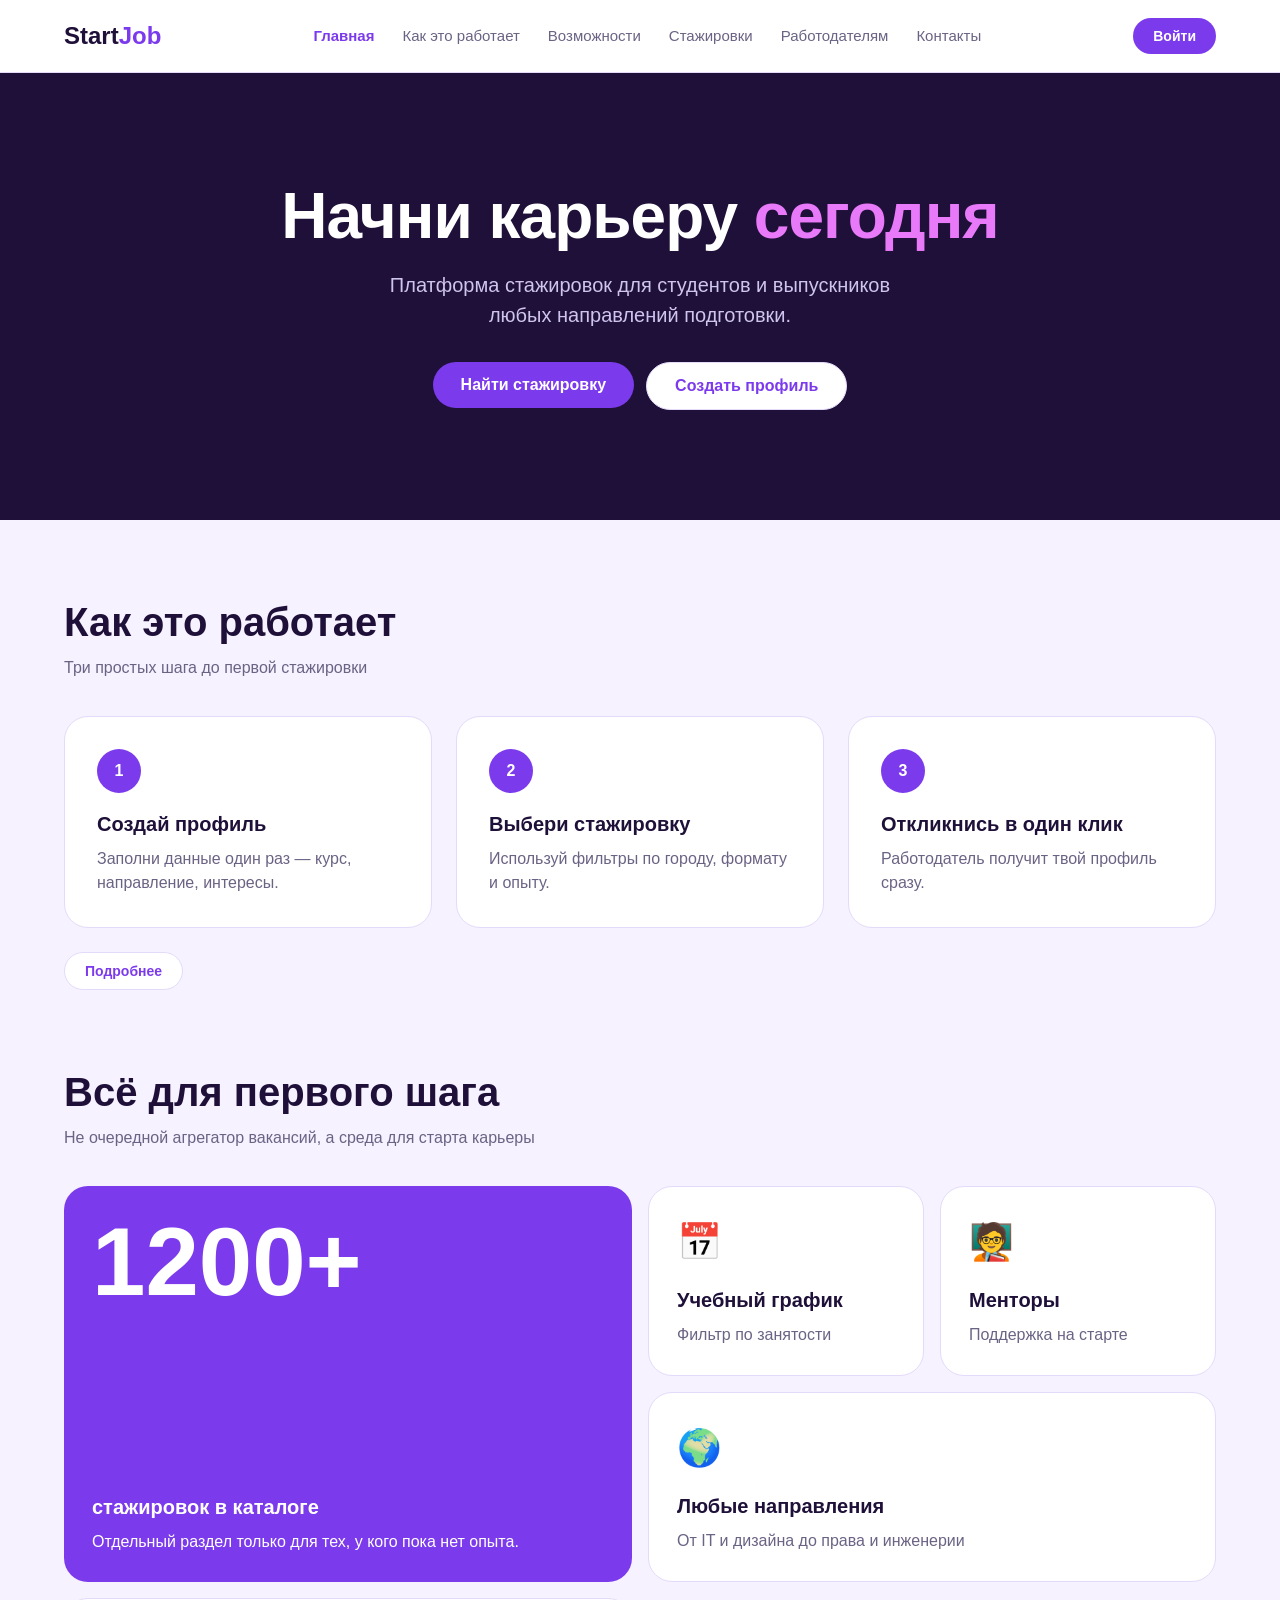
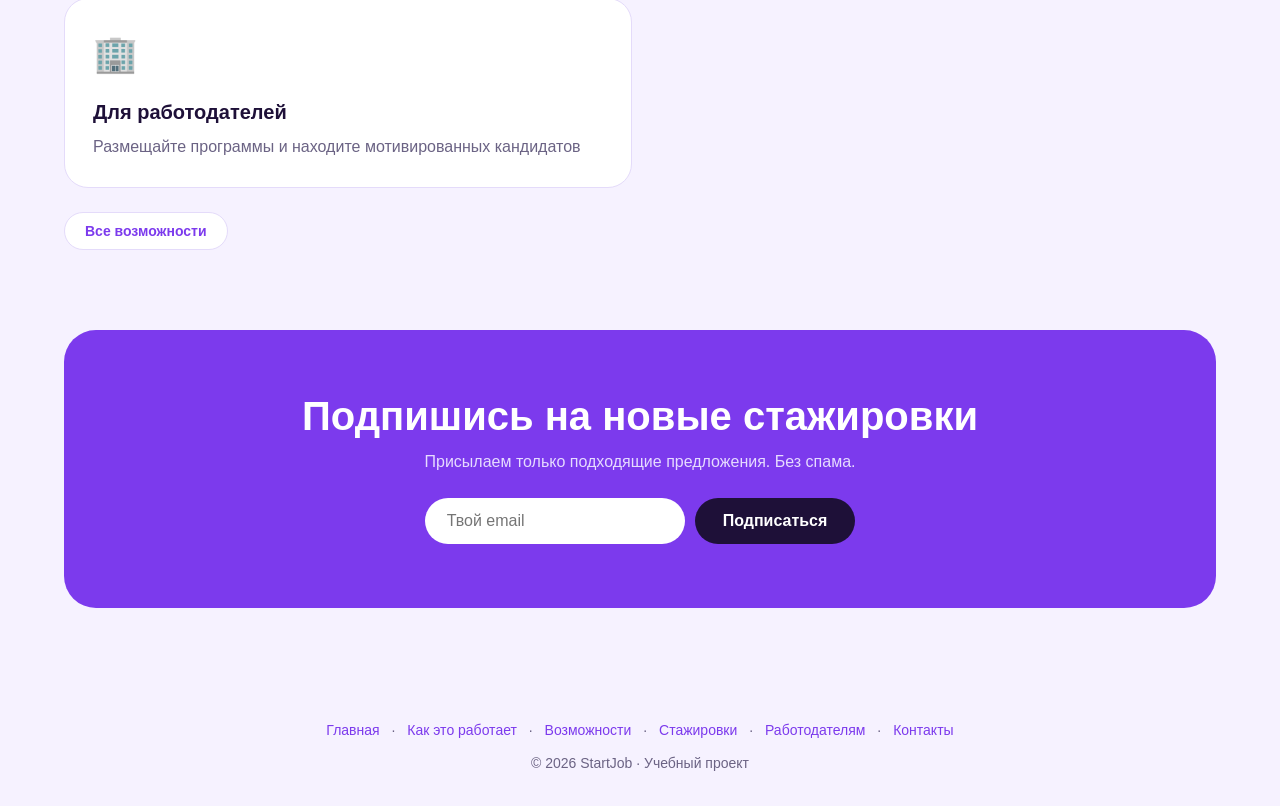
<file: index.html>
<!DOCTYPE html>
<html lang="ru"><head><meta charset="utf-8"><meta name="viewport" content="width=device-width, initial-scale=1">
<title>Начни карьеру сегодня — StartJob</title><link rel="stylesheet" href="style.css"></head><body>
<header><div class="wrap"><a class="logo" href="index.html">Start<b>Job</b></a><nav><a href="index.html" class=act>Главная</a><a href="how.html">Как это работает</a><a href="features.html">Возможности</a><a href="jobs.html">Стажировки</a><a href="employers.html">Работодателям</a><a href="contacts.html">Контакты</a></nav><button class="btn small" id="loginBtn">Войти</button></div></header>

<div class="hero"><div class="wrap"><h1>Начни карьеру <span>сегодня</span></h1>
<p>Платформа стажировок для студентов и выпускников любых направлений подготовки.</p>
<div class="row"><a href="jobs.html"><button class="btn">Найти стажировку</button></a><button class="btn light" id="profileBtn">Создать профиль</button></div></div></div>
<section><div class="wrap"><h2>Как это работает</h2><p>Три простых шага до первой стажировки</p><div class="steps">
<div class="step"><i>1</i><h3>Создай профиль</h3><p>Заполни данные один раз — курс, направление, интересы.</p></div>
<div class="step"><i>2</i><h3>Выбери стажировку</h3><p>Используй фильтры по городу, формату и опыту.</p></div>
<div class="step"><i>3</i><h3>Откликнись в один клик</h3><p>Работодатель получит твой профиль сразу.</p></div></div>
<p style="margin-top:24px"><a href="how.html"><button class="btn light small">Подробнее</button></a></p></div></section>
<section style="padding-top:0"><div class="wrap"><h2>Всё для первого шага</h2><p>Не очередной агрегатор вакансий, а среда для старта карьеры</p><div class="bento">
<div class="tile big"><div class="num">1200+</div><h3>стажировок в каталоге</h3><p>Отдельный раздел только для тех, у кого пока нет опыта.</p></div>
<div class="tile"><div class="ico">📅</div><h3>Учебный график</h3><p>Фильтр по занятости</p></div>
<div class="tile"><div class="ico">🧑‍🏫</div><h3>Менторы</h3><p>Поддержка на старте</p></div>
<div class="tile w2"><div class="ico">🌍</div><h3>Любые направления</h3><p>От IT и дизайна до права и инженерии</p></div>
<div class="tile w2"><div class="ico">🏢</div><h3>Для работодателей</h3><p>Размещайте программы и находите мотивированных кандидатов</p></div></div>
<p style="margin-top:24px"><a href="features.html"><button class="btn light small">Все возможности</button></a></p></div></section><section style="padding-top:0"><div class="wrap"><div class="cta"><h2>Подпишись на новые стажировки</h2><p>Присылаем только подходящие предложения. Без спама.</p>
<form data-ok="Вы подписаны!"><input type="email" placeholder="Твой email"><button class="btn" type="submit">Подписаться</button></form></div></div></section>
<footer><div><a href="index.html">Главная</a> · <a href="how.html">Как это работает</a> · <a href="features.html">Возможности</a> · <a href="jobs.html">Стажировки</a> · <a href="employers.html">Работодателям</a> · <a href="contacts.html">Контакты</a></div><div style="margin-top:12px">© 2026 StartJob · Учебный проект</div></footer>
<div class="ov" id="ov"><div class="modal"><h3 id="mt"></h3><p id="md" style="margin-bottom:16px"></p>
<input id="f1" placeholder="Имя"><input id="f2" type="email" placeholder="Email"><div class="err" id="err"></div>
<div class="row"><button class="btn light" id="cancel">Отмена</button><button class="btn" id="send">Отправить</button></div></div></div>
<div id="toast"></div><script src="app.js"></script></body></html>
</file>
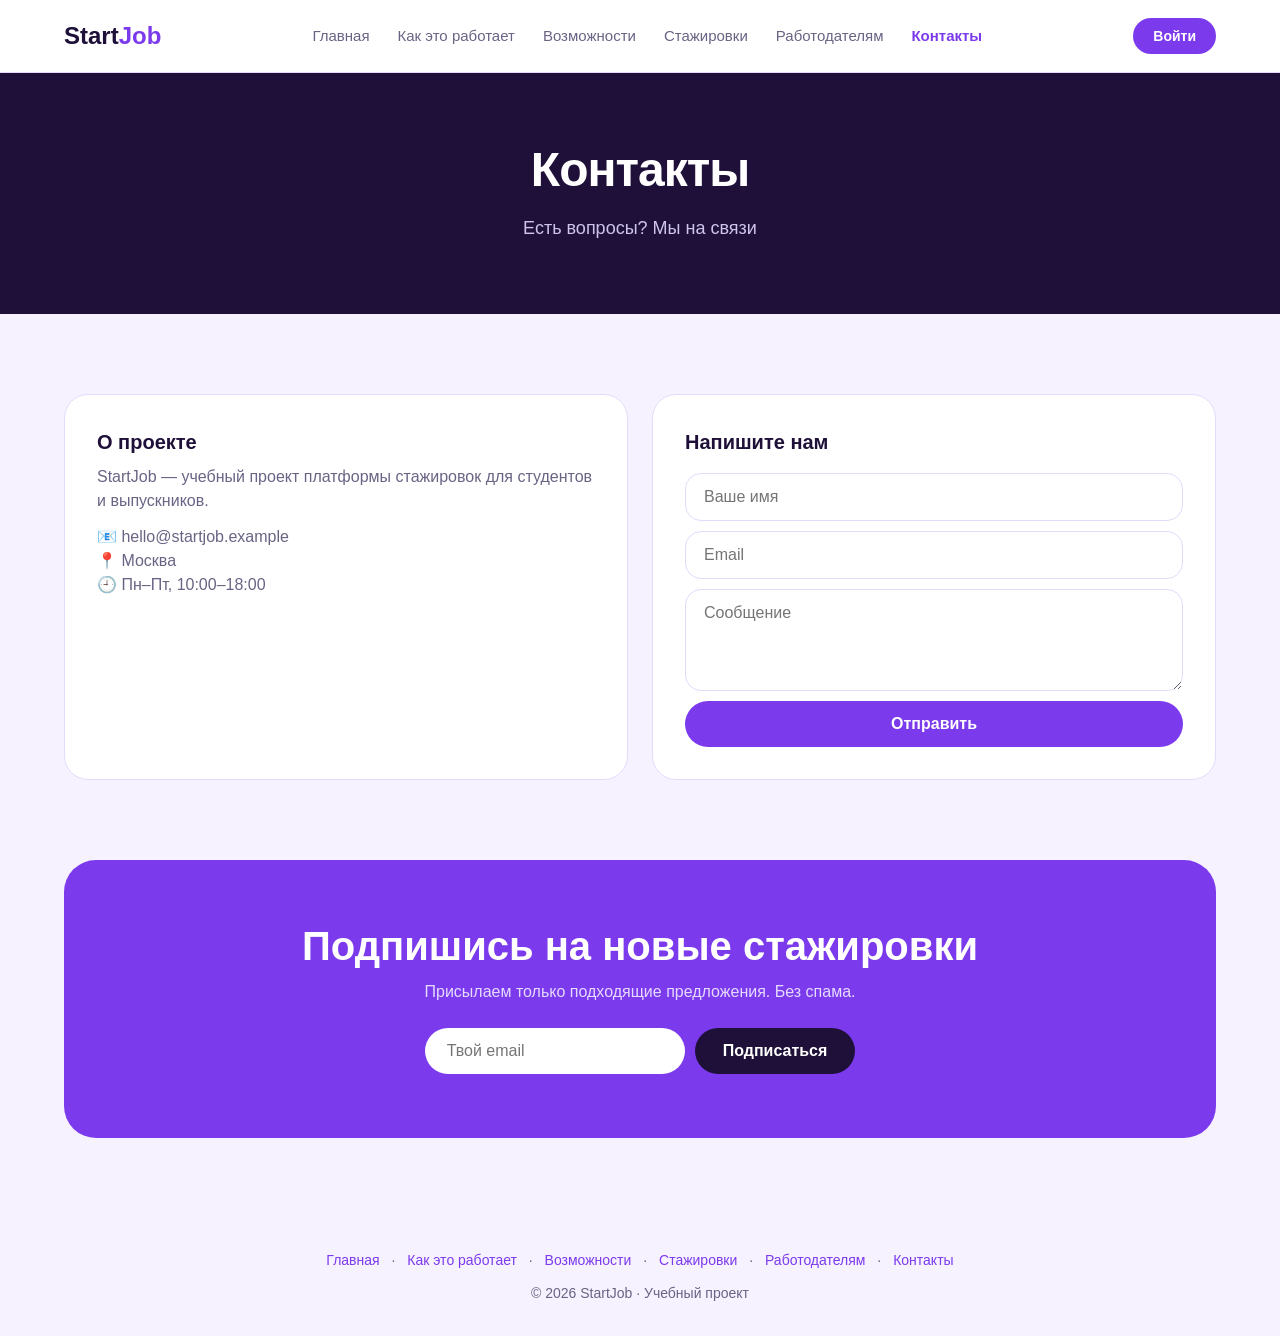
<file: contacts.html>
<!DOCTYPE html>
<html lang="ru"><head><meta charset="utf-8"><meta name="viewport" content="width=device-width, initial-scale=1">
<title>Контакты — StartJob</title><link rel="stylesheet" href="style.css"></head><body>
<header><div class="wrap"><a class="logo" href="index.html">Start<b>Job</b></a><nav><a href="index.html">Главная</a><a href="how.html">Как это работает</a><a href="features.html">Возможности</a><a href="jobs.html">Стажировки</a><a href="employers.html">Работодателям</a><a href="contacts.html" class=act>Контакты</a></nav><button class="btn small" id="loginBtn">Войти</button></div></header>
<div class="page-head"><div class="wrap"><h1>Контакты</h1><p>Есть вопросы? Мы на связи</p></div></div><section><div class="wrap"><div class="grid2" style="margin-top:0">
<div class="box"><h3>О проекте</h3><p>StartJob — учебный проект платформы стажировок для студентов и выпускников.</p>
<p style="margin-top:12px">📧 hello@startjob.example<br>📍 Москва<br>🕘 Пн–Пт, 10:00–18:00</p></div>
<div class="box"><h3>Напишите нам</h3><form data-ok="Сообщение отправлено!"><input placeholder="Ваше имя"><input type="email" placeholder="Email"><textarea rows="4" placeholder="Сообщение"></textarea><button class="btn" type="submit">Отправить</button></form></div></div></div></section><section style="padding-top:0"><div class="wrap"><div class="cta"><h2>Подпишись на новые стажировки</h2><p>Присылаем только подходящие предложения. Без спама.</p>
<form data-ok="Вы подписаны!"><input type="email" placeholder="Твой email"><button class="btn" type="submit">Подписаться</button></form></div></div></section>
<footer><div><a href="index.html">Главная</a> · <a href="how.html">Как это работает</a> · <a href="features.html">Возможности</a> · <a href="jobs.html">Стажировки</a> · <a href="employers.html">Работодателям</a> · <a href="contacts.html">Контакты</a></div><div style="margin-top:12px">© 2026 StartJob · Учебный проект</div></footer>
<div class="ov" id="ov"><div class="modal"><h3 id="mt"></h3><p id="md" style="margin-bottom:16px"></p>
<input id="f1" placeholder="Имя"><input id="f2" type="email" placeholder="Email"><div class="err" id="err"></div>
<div class="row"><button class="btn light" id="cancel">Отмена</button><button class="btn" id="send">Отправить</button></div></div></div>
<div id="toast"></div><script src="app.js"></script></body></html>
</file>
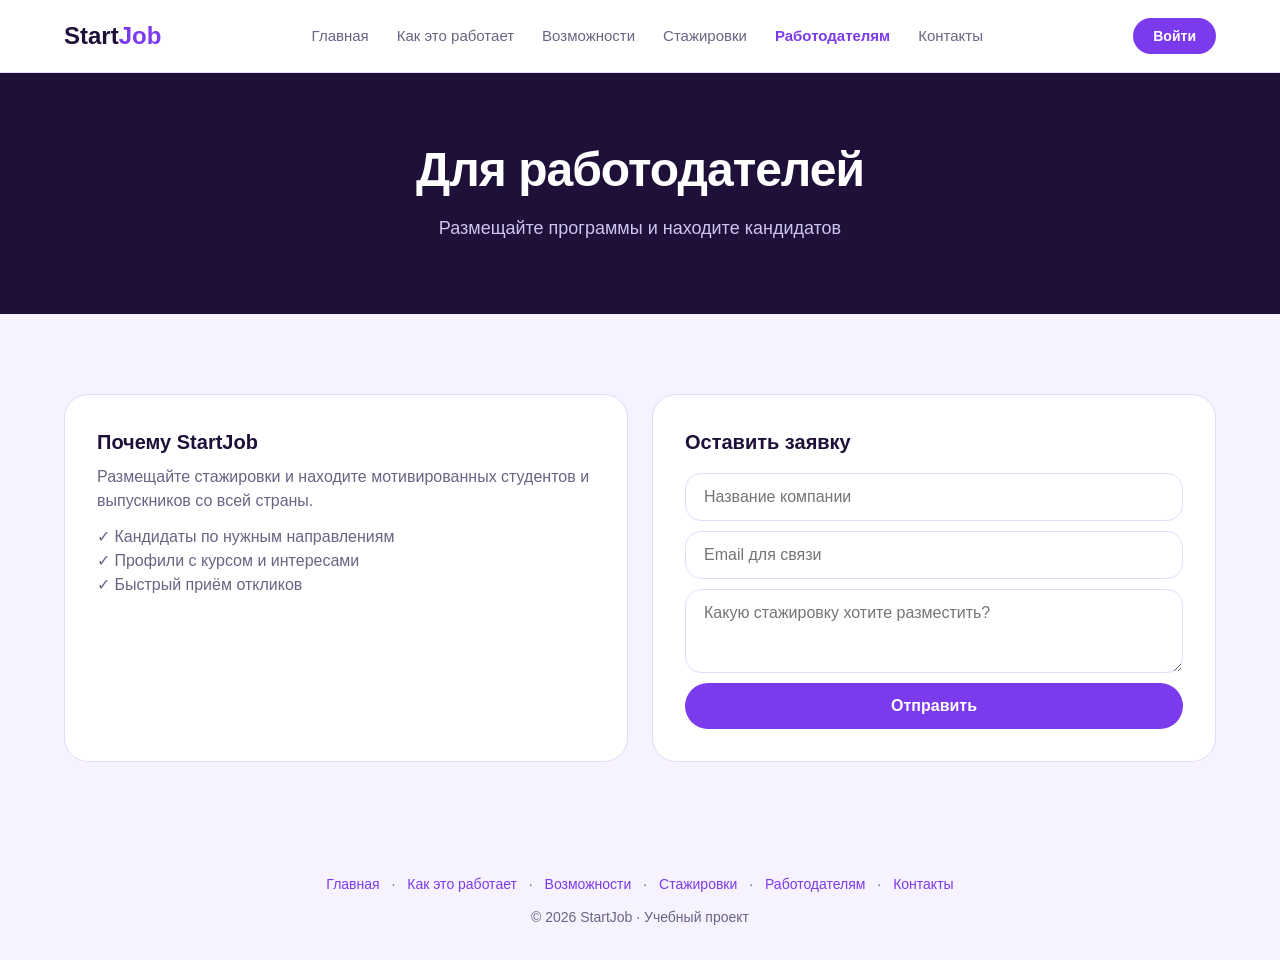
<file: employers.html>
<!DOCTYPE html>
<html lang="ru"><head><meta charset="utf-8"><meta name="viewport" content="width=device-width, initial-scale=1">
<title>Работодателям — StartJob</title><link rel="stylesheet" href="style.css"></head><body>
<header><div class="wrap"><a class="logo" href="index.html">Start<b>Job</b></a><nav><a href="index.html">Главная</a><a href="how.html">Как это работает</a><a href="features.html">Возможности</a><a href="jobs.html">Стажировки</a><a href="employers.html" class=act>Работодателям</a><a href="contacts.html">Контакты</a></nav><button class="btn small" id="loginBtn">Войти</button></div></header>
<div class="page-head"><div class="wrap"><h1>Для работодателей</h1><p>Размещайте программы и находите кандидатов</p></div></div><section><div class="wrap"><div class="grid2" style="margin-top:0">
<div class="box"><h3>Почему StartJob</h3><p>Размещайте стажировки и находите мотивированных студентов и выпускников со всей страны.</p>
<p style="margin-top:12px">✓ Кандидаты по нужным направлениям<br>✓ Профили с курсом и интересами<br>✓ Быстрый приём откликов</p></div>
<div class="box"><h3>Оставить заявку</h3><form data-ok="Заявка отправлена!"><input placeholder="Название компании" required><input type="email" placeholder="Email для связи"><textarea rows="3" placeholder="Какую стажировку хотите разместить?"></textarea><button class="btn" type="submit">Отправить</button></form></div></div></div></section>
<footer><div><a href="index.html">Главная</a> · <a href="how.html">Как это работает</a> · <a href="features.html">Возможности</a> · <a href="jobs.html">Стажировки</a> · <a href="employers.html">Работодателям</a> · <a href="contacts.html">Контакты</a></div><div style="margin-top:12px">© 2026 StartJob · Учебный проект</div></footer>
<div class="ov" id="ov"><div class="modal"><h3 id="mt"></h3><p id="md" style="margin-bottom:16px"></p>
<input id="f1" placeholder="Имя"><input id="f2" type="email" placeholder="Email"><div class="err" id="err"></div>
<div class="row"><button class="btn light" id="cancel">Отмена</button><button class="btn" id="send">Отправить</button></div></div></div>
<div id="toast"></div><script src="app.js"></script></body></html>
</file>
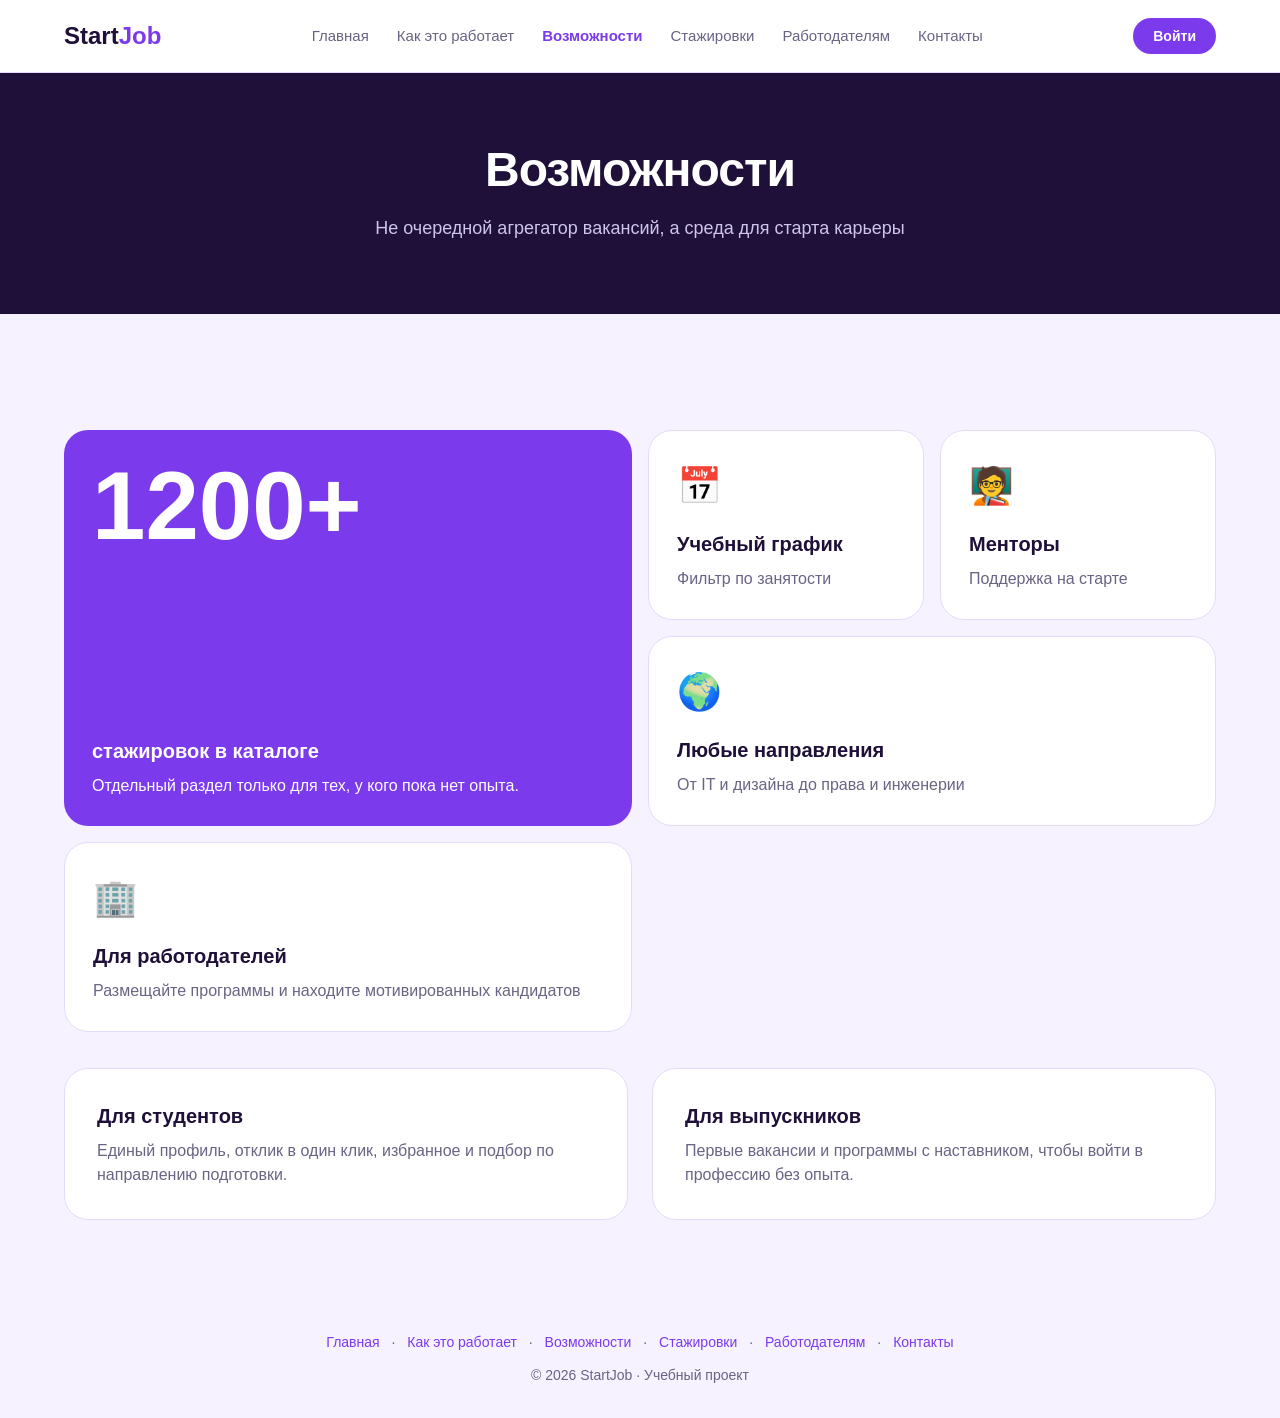
<file: features.html>
<!DOCTYPE html>
<html lang="ru"><head><meta charset="utf-8"><meta name="viewport" content="width=device-width, initial-scale=1">
<title>Возможности — StartJob</title><link rel="stylesheet" href="style.css"></head><body>
<header><div class="wrap"><a class="logo" href="index.html">Start<b>Job</b></a><nav><a href="index.html">Главная</a><a href="how.html">Как это работает</a><a href="features.html" class=act>Возможности</a><a href="jobs.html">Стажировки</a><a href="employers.html">Работодателям</a><a href="contacts.html">Контакты</a></nav><button class="btn small" id="loginBtn">Войти</button></div></header>
<div class="page-head"><div class="wrap"><h1>Возможности</h1><p>Не очередной агрегатор вакансий, а среда для старта карьеры</p></div></div><section><div class="wrap"><div class="bento">
<div class="tile big"><div class="num">1200+</div><h3>стажировок в каталоге</h3><p>Отдельный раздел только для тех, у кого пока нет опыта.</p></div>
<div class="tile"><div class="ico">📅</div><h3>Учебный график</h3><p>Фильтр по занятости</p></div>
<div class="tile"><div class="ico">🧑‍🏫</div><h3>Менторы</h3><p>Поддержка на старте</p></div>
<div class="tile w2"><div class="ico">🌍</div><h3>Любые направления</h3><p>От IT и дизайна до права и инженерии</p></div>
<div class="tile w2"><div class="ico">🏢</div><h3>Для работодателей</h3><p>Размещайте программы и находите мотивированных кандидатов</p></div></div>
<div class="grid2"><div class="box"><h3>Для студентов</h3><p>Единый профиль, отклик в один клик, избранное и подбор по направлению подготовки.</p></div>
<div class="box"><h3>Для выпускников</h3><p>Первые вакансии и программы с наставником, чтобы войти в профессию без опыта.</p></div></div></div></section>
<footer><div><a href="index.html">Главная</a> · <a href="how.html">Как это работает</a> · <a href="features.html">Возможности</a> · <a href="jobs.html">Стажировки</a> · <a href="employers.html">Работодателям</a> · <a href="contacts.html">Контакты</a></div><div style="margin-top:12px">© 2026 StartJob · Учебный проект</div></footer>
<div class="ov" id="ov"><div class="modal"><h3 id="mt"></h3><p id="md" style="margin-bottom:16px"></p>
<input id="f1" placeholder="Имя"><input id="f2" type="email" placeholder="Email"><div class="err" id="err"></div>
<div class="row"><button class="btn light" id="cancel">Отмена</button><button class="btn" id="send">Отправить</button></div></div></div>
<div id="toast"></div><script src="app.js"></script></body></html>
</file>
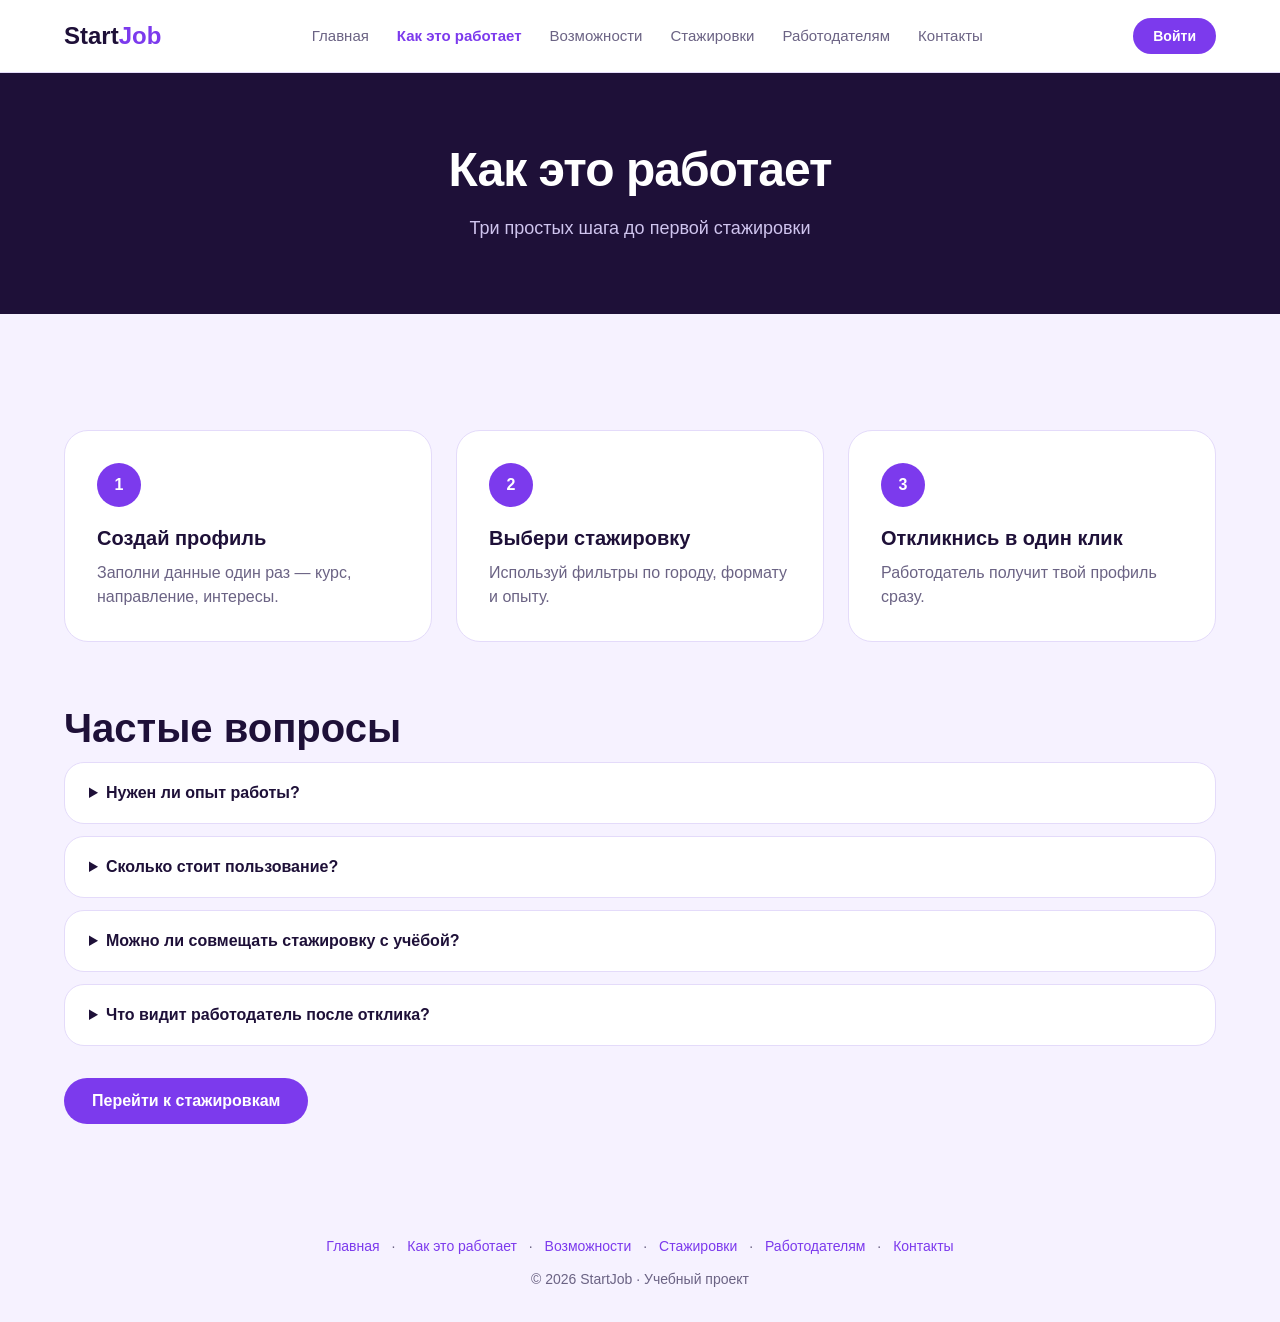
<file: how.html>
<!DOCTYPE html>
<html lang="ru"><head><meta charset="utf-8"><meta name="viewport" content="width=device-width, initial-scale=1">
<title>Как это работает — StartJob</title><link rel="stylesheet" href="style.css"></head><body>
<header><div class="wrap"><a class="logo" href="index.html">Start<b>Job</b></a><nav><a href="index.html">Главная</a><a href="how.html" class=act>Как это работает</a><a href="features.html">Возможности</a><a href="jobs.html">Стажировки</a><a href="employers.html">Работодателям</a><a href="contacts.html">Контакты</a></nav><button class="btn small" id="loginBtn">Войти</button></div></header>
<div class="page-head"><div class="wrap"><h1>Как это работает</h1><p>Три простых шага до первой стажировки</p></div></div><section><div class="wrap"><div class="steps">
<div class="step"><i>1</i><h3>Создай профиль</h3><p>Заполни данные один раз — курс, направление, интересы.</p></div>
<div class="step"><i>2</i><h3>Выбери стажировку</h3><p>Используй фильтры по городу, формату и опыту.</p></div>
<div class="step"><i>3</i><h3>Откликнись в один клик</h3><p>Работодатель получит твой профиль сразу.</p></div></div>
<h2 style="margin-top:64px">Частые вопросы</h2>
<details><summary>Нужен ли опыт работы?</summary><p>Нет. Платформа создана для тех, у кого опыта пока нет.</p></details>
<details><summary>Сколько стоит пользование?</summary><p>Для студентов и выпускников сервис бесплатный.</p></details>
<details><summary>Можно ли совмещать стажировку с учёбой?</summary><p>Да, в каталоге есть фильтр по учебному графику и формату работы.</p></details>
<details><summary>Что видит работодатель после отклика?</summary><p>Твой профиль: курс, направление и интересы.</p></details>
<p style="margin-top:32px"><a href="jobs.html"><button class="btn">Перейти к стажировкам</button></a></p></div></section>
<footer><div><a href="index.html">Главная</a> · <a href="how.html">Как это работает</a> · <a href="features.html">Возможности</a> · <a href="jobs.html">Стажировки</a> · <a href="employers.html">Работодателям</a> · <a href="contacts.html">Контакты</a></div><div style="margin-top:12px">© 2026 StartJob · Учебный проект</div></footer>
<div class="ov" id="ov"><div class="modal"><h3 id="mt"></h3><p id="md" style="margin-bottom:16px"></p>
<input id="f1" placeholder="Имя"><input id="f2" type="email" placeholder="Email"><div class="err" id="err"></div>
<div class="row"><button class="btn light" id="cancel">Отмена</button><button class="btn" id="send">Отправить</button></div></div></div>
<div id="toast"></div><script src="app.js"></script></body></html>
</file>
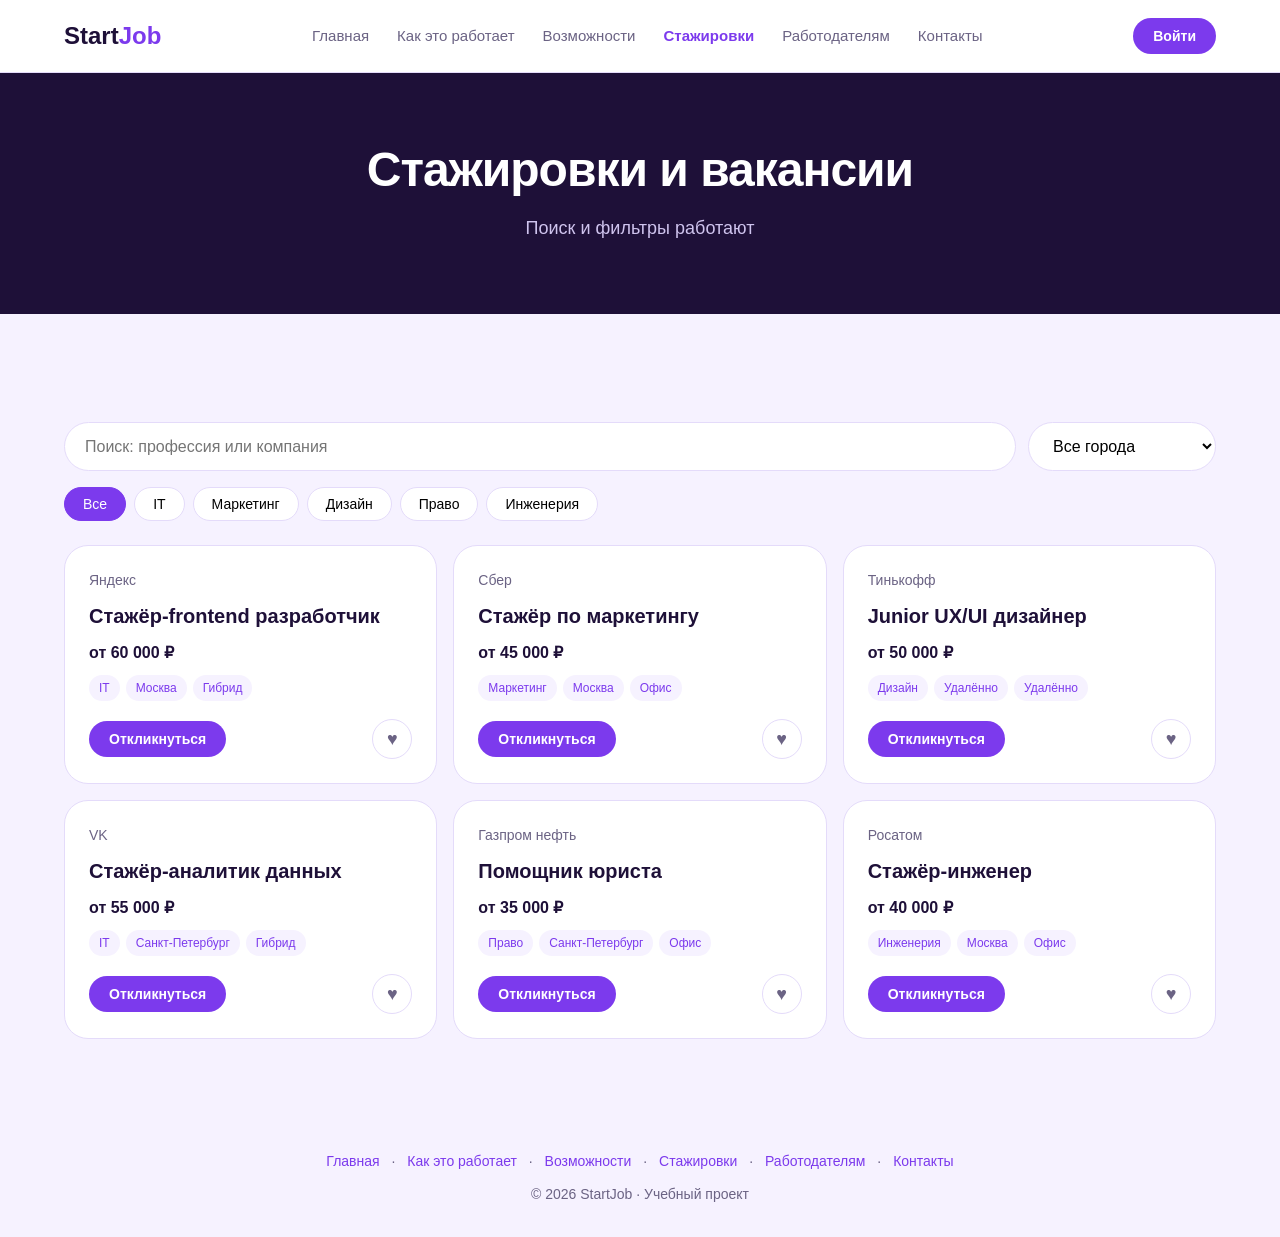
<file: jobs.html>
<!DOCTYPE html>
<html lang="ru"><head><meta charset="utf-8"><meta name="viewport" content="width=device-width, initial-scale=1">
<title>Стажировки — StartJob</title><link rel="stylesheet" href="style.css"></head><body>
<header><div class="wrap"><a class="logo" href="index.html">Start<b>Job</b></a><nav><a href="index.html">Главная</a><a href="how.html">Как это работает</a><a href="features.html">Возможности</a><a href="jobs.html" class=act>Стажировки</a><a href="employers.html">Работодателям</a><a href="contacts.html">Контакты</a></nav><button class="btn small" id="loginBtn">Войти</button></div></header>
<div class="page-head"><div class="wrap"><h1>Стажировки и вакансии</h1><p>Поиск и фильтры работают</p></div></div><section><div class="wrap">
<div class="tools"><input id="q" type="search" placeholder="Поиск: профессия или компания">
<select id="city"><option value="">Все города</option><option>Москва</option><option>Санкт-Петербург</option><option>Удалённо</option></select></div>
<div class="chips" id="chips"></div><div class="list" id="list"></div></div></section>
<footer><div><a href="index.html">Главная</a> · <a href="how.html">Как это работает</a> · <a href="features.html">Возможности</a> · <a href="jobs.html">Стажировки</a> · <a href="employers.html">Работодателям</a> · <a href="contacts.html">Контакты</a></div><div style="margin-top:12px">© 2026 StartJob · Учебный проект</div></footer>
<div class="ov" id="ov"><div class="modal"><h3 id="mt"></h3><p id="md" style="margin-bottom:16px"></p>
<input id="f1" placeholder="Имя"><input id="f2" type="email" placeholder="Email"><div class="err" id="err"></div>
<div class="row"><button class="btn light" id="cancel">Отмена</button><button class="btn" id="send">Отправить</button></div></div></div>
<div id="toast"></div><script src="app.js"></script></body></html>
</file>
<file: style.css>
/* ЦВЕТА (палитра для Figma): основной #7C3AED, тёмный #1E1038, светлый фон #F6F2FF, акцент #E879F9, белый #FFFFFF */
/* ШРИФТ: Inter. РАДИУСЫ: карточки 24px, кнопки 999px. ШИРИНА КОНТЕНТА: 1200px (десктоп 1440, мобильный 390) */
:root{--main:#7C3AED;--dark:#1E1038;--bg:#F6F2FF;--acc:#E879F9;--white:#fff;--text:#1E1038;--grey:#6B6384;--line:#E4DBFA}
*{box-sizing:border-box}
body{margin:0;font-family:Inter,Arial,sans-serif;color:var(--text);background:var(--bg);line-height:1.5}
.wrap{max-width:1200px;margin:0 auto;padding:0 24px}
section{padding:80px 0}
h1{font-size:64px;line-height:1.05;margin:0 0 20px;letter-spacing:-1px}
h2{font-size:40px;line-height:1.1;margin:0 0 12px}
h3{font-size:20px;margin:0 0 8px}
p{margin:0;color:var(--grey)}
.btn{border:0;cursor:pointer;font:600 16px Inter,Arial,sans-serif;padding:14px 28px;border-radius:999px;background:var(--main);color:#fff}
.btn:hover{background:#6422d6}
.btn.light{background:#fff;color:var(--main);border:1px solid var(--line)}
.btn.small{padding:10px 20px;font-size:14px}

/* 1. ШАПКА */
header{background:#fff;border-bottom:1px solid var(--line);position:sticky;top:0;z-index:10}
header .wrap{display:flex;align-items:center;justify-content:space-between;height:72px}
.logo{font-weight:800;font-size:24px;color:var(--dark)}.logo b{color:var(--main)}
nav{display:flex;gap:28px}nav a{color:var(--grey);text-decoration:none;font-size:15px}nav a:hover{color:var(--main)}

/* 2. ГЛАВНЫЙ ЭКРАН */
.hero{background:var(--dark);color:#fff;text-align:center;padding:110px 0}
.hero h1 span{color:var(--acc)}
.hero p{color:#CFC4EE;font-size:20px;max-width:560px;margin:0 auto 32px}
.hero .row{display:flex;gap:12px;justify-content:center;flex-wrap:wrap}

/* 3. КАК ЭТО РАБОТАЕТ — 3 шага */
.steps{display:grid;grid-template-columns:repeat(3,1fr);gap:24px;margin-top:36px}
.step{background:#fff;border:1px solid var(--line);border-radius:24px;padding:32px}
.step i{display:flex;width:44px;height:44px;border-radius:50%;background:var(--main);color:#fff;font-style:normal;font-weight:700;align-items:center;justify-content:center;margin-bottom:16px}

/* 4. ВОЗМОЖНОСТИ — bento-сетка 4 колонки */
.bento{display:grid;grid-template-columns:repeat(4,1fr);gap:16px;margin-top:36px}
.tile{background:#fff;border:1px solid var(--line);border-radius:24px;padding:28px;min-height:190px;display:flex;flex-direction:column;justify-content:flex-end}
.tile.w2{grid-column:span 2}
.tile.big{background:var(--main);border:0;grid-row:span 2;grid-column:span 2}
.tile.big h3,.tile.big p{color:#fff}.tile.big .num{font-size:96px;font-weight:800;color:#fff;line-height:1;margin-bottom:auto}
.tile .ico{font-size:36px;margin-bottom:auto}

/* 5. КАТАЛОГ ВАКАНСИЙ */
.tools{display:flex;gap:12px;flex-wrap:wrap;margin:28px 0 16px}
.tools input,.tools select{padding:14px 20px;border-radius:999px;border:1px solid var(--line);background:#fff;font:16px Inter,Arial,sans-serif;outline:none}
.tools input{flex:1 1 280px}.tools input:focus,.tools select:focus{border-color:var(--main)}
.chips{display:flex;gap:8px;flex-wrap:wrap;margin-bottom:24px}
.chip{border:1px solid var(--line);background:#fff;border-radius:999px;padding:8px 18px;cursor:pointer;font:14px Inter,Arial,sans-serif}
.chip.on{background:var(--main);border-color:var(--main);color:#fff}
.list{display:grid;grid-template-columns:repeat(3,1fr);gap:16px}
.card{background:#fff;border:1px solid var(--line);border-radius:24px;padding:24px;display:flex;flex-direction:column;gap:10px}
.card .co{color:var(--grey);font-size:14px}.card h3{margin:0}
.tags{display:flex;gap:6px;flex-wrap:wrap}.tags span{font-size:12px;padding:4px 10px;border-radius:999px;background:var(--bg);color:var(--main)}
.pay{font-weight:700}
.card .foot{display:flex;justify-content:space-between;align-items:center;margin-top:auto;padding-top:8px}
.fav{width:40px;height:40px;border-radius:50%;border:1px solid var(--line);background:#fff;font-size:18px;cursor:pointer;color:var(--grey)}
.fav.on{background:var(--acc);border-color:var(--acc);color:#fff}
.empty{grid-column:1/-1;text-align:center;padding:40px;color:var(--grey)}

/* 6. ПРИЗЫВ К ДЕЙСТВИЮ */
.cta{background:var(--main);border-radius:32px;color:#fff;text-align:center;padding:64px 24px}
.cta p{color:#E6DBFF;margin:0 auto 24px;max-width:480px}
.cta form{display:flex;gap:10px;justify-content:center;flex-wrap:wrap}
.cta input{padding:14px 22px;border-radius:999px;border:0;min-width:260px;font:16px Inter,Arial,sans-serif;outline:none}
.cta .btn{background:var(--dark)}

/* 7. ПОДВАЛ */
footer{padding:32px 0;text-align:center;color:var(--grey);font-size:14px}

/* МОДАЛЬНОЕ ОКНО ОТКЛИКА */
.ov{position:fixed;inset:0;background:rgba(30,16,56,.6);display:none;align-items:center;justify-content:center;padding:16px;z-index:50}
.ov.on{display:flex}
.modal{background:#fff;border-radius:24px;padding:32px;width:100%;max-width:420px}
.modal input{width:100%;padding:14px 18px;margin-bottom:10px;border:1px solid var(--line);border-radius:16px;font:16px Inter,Arial,sans-serif;outline:none}
.modal .row{display:flex;gap:8px}.modal .btn{flex:1}
.err{color:#d6246e;font-size:13px;min-height:18px;margin-bottom:8px}
#toast{position:fixed;left:50%;bottom:24px;transform:translateX(-50%);background:var(--dark);color:#fff;padding:14px 24px;border-radius:999px;display:none;z-index:60}

/* МОБИЛЬНАЯ ВЕРСИЯ */
@media(max-width:900px){
 h1{font-size:40px}h2{font-size:30px}section{padding:56px 0}
 nav{display:none}.hero{padding:70px 0}
 .steps{grid-template-columns:1fr}
 .bento{grid-template-columns:1fr 1fr}.tile.big{grid-row:auto}
 .list{grid-template-columns:1fr}
}
@media(max-width:520px){.bento{grid-template-columns:1fr}.tile.w2,.tile.big{grid-column:auto}}

/* ДОПОЛНЕНИЯ ДЛЯ МНОГОСТРАНИЧНОГО САЙТА */
nav a.act{color:var(--main);font-weight:600}
.logo{text-decoration:none}
.page-head{background:var(--dark);color:#fff;text-align:center;padding:72px 0}
.page-head h1{font-size:48px}.page-head p{color:#CFC4EE;font-size:18px;max-width:560px;margin:0 auto}
.grid2{display:grid;grid-template-columns:1fr 1fr;gap:24px;margin-top:36px}
.box{background:#fff;border:1px solid var(--line);border-radius:24px;padding:32px}
.box form{display:flex;flex-direction:column;gap:10px;margin-top:16px}
.box input,.box textarea{width:100%;padding:14px 18px;border:1px solid var(--line);border-radius:16px;font:16px Inter,Arial,sans-serif;outline:none}
.box input:focus,.box textarea:focus{border-color:var(--main)}
details{background:#fff;border:1px solid var(--line);border-radius:20px;padding:18px 24px;margin-top:12px}
summary{cursor:pointer;font-weight:600}details p{margin-top:10px}
footer a{color:var(--main);text-decoration:none;margin:0 8px}
@media(max-width:900px){
 header .wrap{flex-wrap:wrap;height:auto;padding-top:12px;padding-bottom:12px;gap:8px}
 nav{display:flex;order:3;width:100%;overflow-x:auto;gap:20px;white-space:nowrap}
 .page-head h1{font-size:34px}.grid2{grid-template-columns:1fr}
}
</file>
